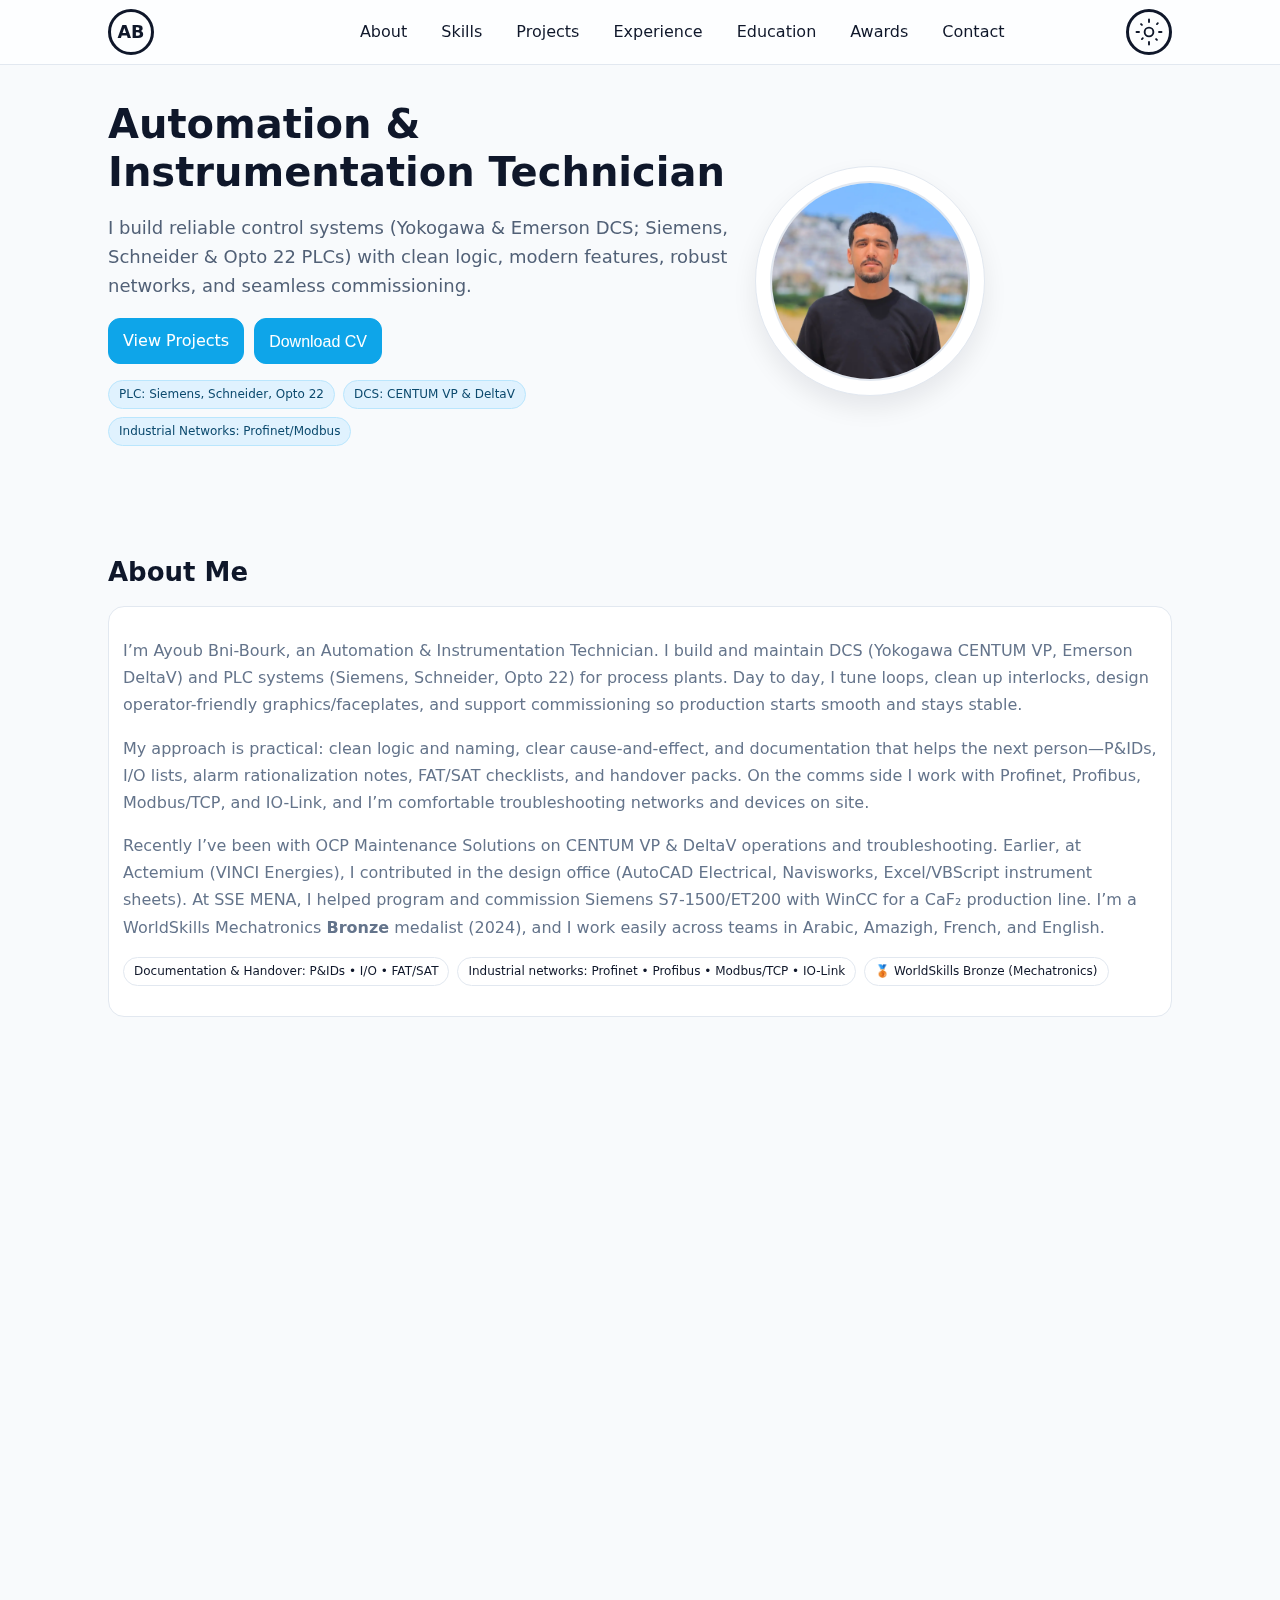
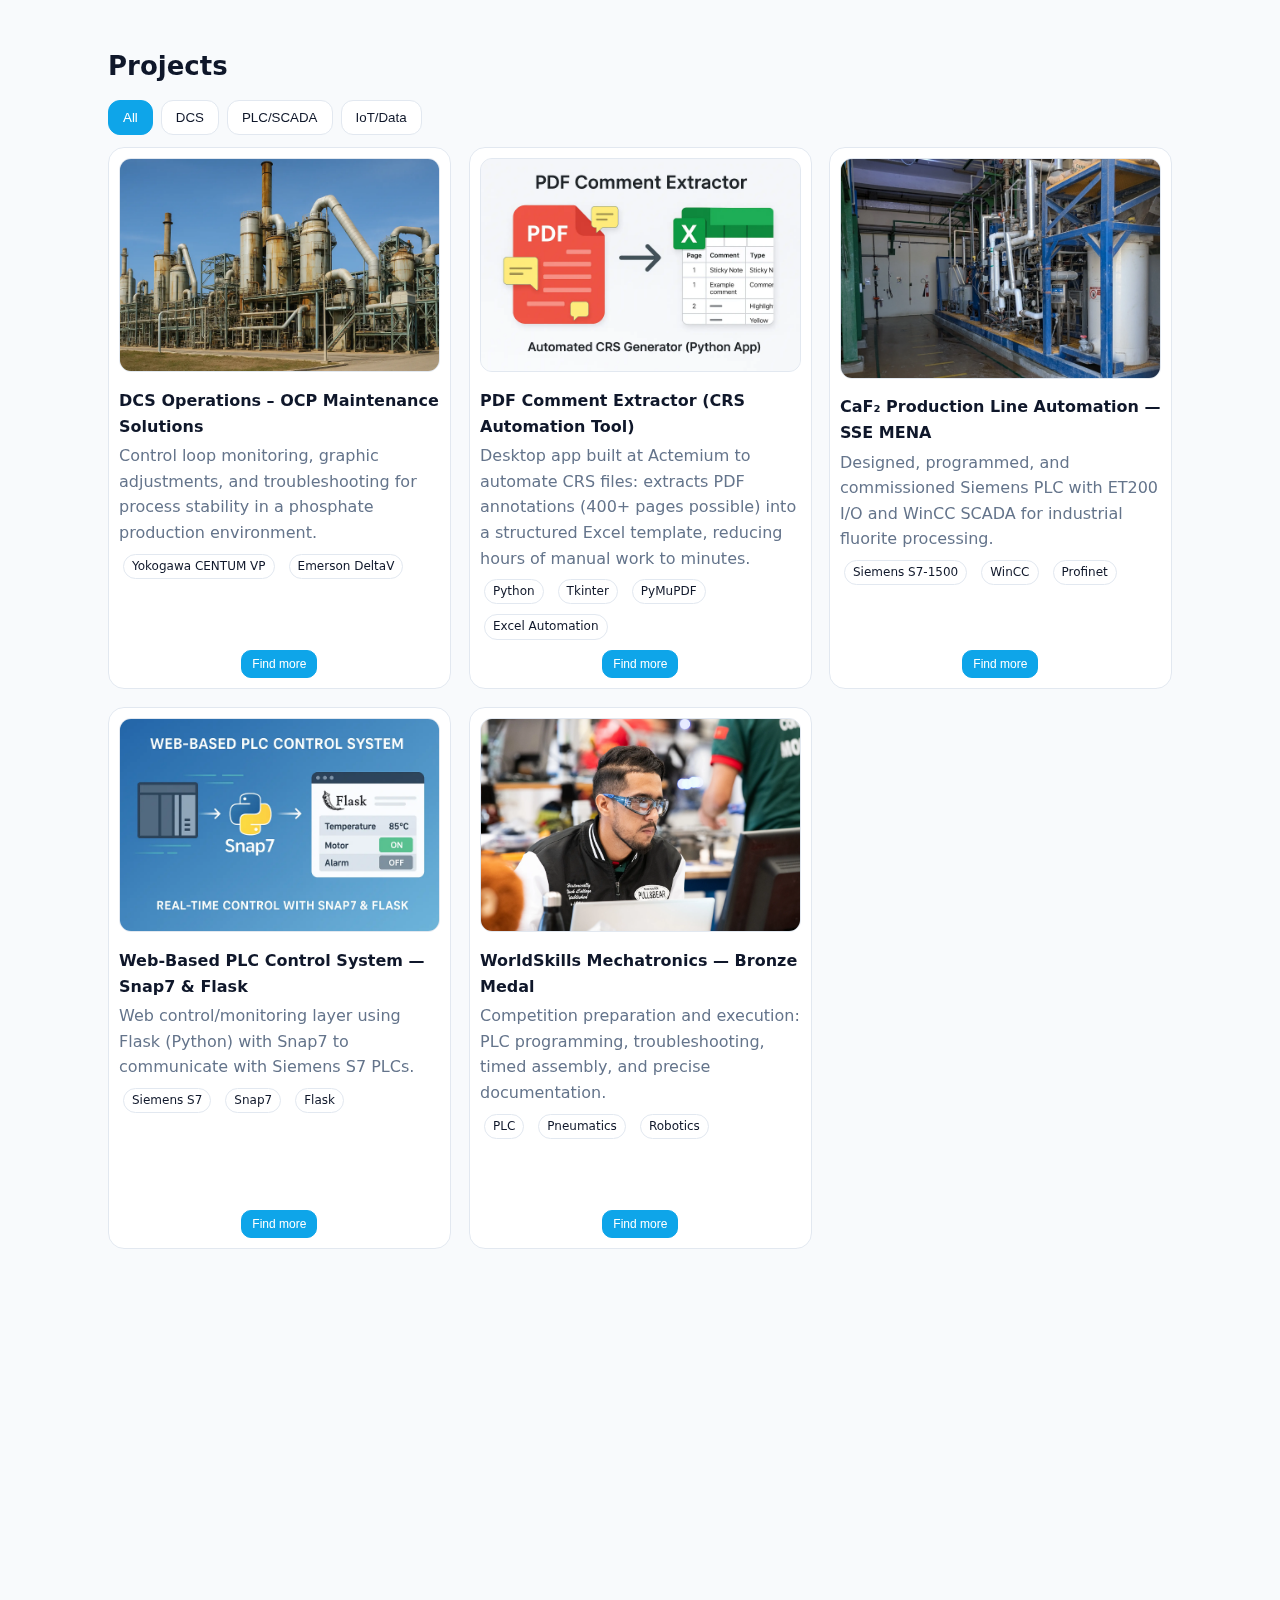
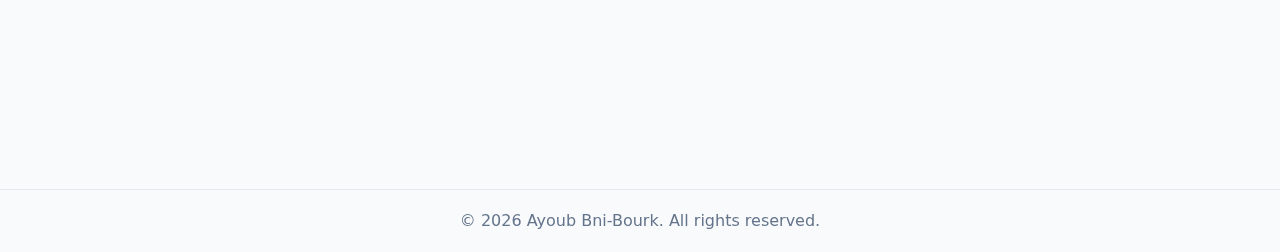
<file: index.html>
<!DOCTYPE html>
<html lang="en">
<head>
  <meta charset="utf-8"/>
  <meta name="viewport" content="width=device-width, initial-scale=1"/>
  <title>Ayoub Bni-bourk — Portfolio</title>
  <meta name="description" content="Automation & DCS Engineer — PLC programming, commissioning, industrial networks. WorldSkills Mechatronics bronze medalist.">
  <meta property="og:title" content="Ayoub Bni-Bourk — Automation & DCS Engineer">
  <meta property="og:description" content="DCS (CENTUM VP, DeltaV), PLC systems, commissioning, industrial networks.">
  <meta property="og:type" content="website">
  <link rel="icon" href="favicon.ico">
  <link rel="stylesheet" href="styles.css"/>
    <script>
    // Immediate theme setup to prevent flash
    const savedTheme = localStorage.getItem('theme');
    const prefersDark = window.matchMedia('(prefers-color-scheme: dark)').matches;
    const initialTheme = savedTheme || (prefersDark ? 'dark' : 'light');
    document.documentElement.setAttribute('data-theme', initialTheme);
    document.addEventListener('DOMContentLoaded', () => {
      document.body.classList.remove('preload');
    });
  </script>
  <script src="app.js" defer></script>
</head>
<body id="top" class="preload">
  <div id="diagMask" class="diag-mask" aria-hidden="true">
  <div class="diag-mask__slab"></div>
  </div>
  <!-- Top Bar -->
  <header class="site-header">
    <div class="container nav">
      <a href="#top" class="brand">AB</a>
      <!-- Hamburger toggle (hidden checkbox) -->
   <input type="checkbox" id="menuToggle" hidden>
   <label for="menuToggle" class="hamburger" aria-label="Toggle navigation" aria-controls="navMenu" aria-expanded="false">
   <svg viewBox="0 0 24 24" width="28" height="28" aria-hidden="true">
    <path d="M4 7h16M4 12h16M4 17h16" stroke="currentColor" stroke-width="2" stroke-linecap="round"/>
   </svg>
   </label>

    <!-- Backdrop that closes the drawer when tapped -->
     <label for="menuToggle" class="scrim" aria-hidden="true"></label>
      <nav class="links" id="navMenu">
        <a class="nav-link" href="#about">About</a>
        <a class="nav-link" href="#skills">Skills</a>
        <a class="nav-link" href="#projects">Projects</a>
        <a class="nav-link" href="#experience">Experience</a>
        <a class="nav-link" href="#education">Education</a>
        <a class="nav-link" href="#awards">Awards</a>
        <a class="nav-link" href="#contact">Contact</a>
      </nav>
       <!-- Theme toggle (CSS-only) -->
     <!-- WITH THIS: -->
<button id="themeSwitch" class="btn-icon" aria-label="Toggle dark mode">
  <svg class="icon-sun" viewBox="0 0 24 24" aria-hidden="true">
    <circle cx="12" cy="12" r="3.5" fill="none" stroke="currentColor" stroke-width="1.5"/>
    <g stroke="currentColor" stroke-width="1.5" stroke-linecap="round">
      <path d="M12 2v2m0 16v2M4 12H2m20 0h-2"/>
      <path d="m5.64 5.64.7.7m11.32 11.32.7.7m-12.02-.7.7-.7m11.32-11.32.7-.7"/>
    </g>
  </svg>
  <svg class="icon-moon" viewBox="0 0 24 24" aria-hidden="true" style="display:none">
    <path fill="none" 
          stroke="currentColor" 
          stroke-width="1.5"
          stroke-linecap="round"
          stroke-linejoin="round"
          d="M20.5 14.5a8.5 8.5 0 1 1-8.5-8.5 6.5 6.5 0 0 0 8.5 8.5z"/>
  </svg>
</button>
    </div>  
  </header>

  <main class="container">
    <!-- HERO (Option A) -->
    <section id="home" class="hero reveal">
      <div class="hero-left">
        <h1 class="title">Automation & Instrumentation Technician</h1>
        <p class="lead">
          I build reliable control systems (Yokogawa & Emerson DCS; Siemens, Schneider & Opto 22 PLCs)
          with clean logic, modern features, robust networks, and seamless commissioning.
        </p>

     <div class="cta-row">
        <a class="btn primary" href="#projects">View Projects</a>

       <div class="dropdown" data-cv>
         <button class="btn primary">Download CV</button>
         <div class="dropdown-menu" role="menu" aria-label="Download CV versions">
         <a role="menuitem" href="CV-Ayoub-Bni-Bourk-EN.pdf" target="_blank" rel="noopener" download>English</a>
         <a role="menuitem" href="CV-Ayoub-Bni-Bourk-FR.pdf" target="_blank" rel="noopener" download>Français</a>

         </div>
       </div>
     </div>


        <div id="statsRow" class="stats-row chips"></div>
      </div>

      <div class="hero-right">
        <div class="avatar-wrap">
          <img height="200" width="200" loading="eager" src="avatar.webp" alt="Portrait of Ayoub Bni-bourk" class="avatar"/>
        </div>
      </div>
    </section>

    <!-- ABOUT (Option C) -->
    <section id="about" class="section reveal">
      <h2 class="section-title">About Me</h2>
      <article class="card">
        <p class="muted">
          I’m Ayoub Bni-Bourk, an Automation & Instrumentation Technician. I build and maintain
          DCS (Yokogawa CENTUM VP, Emerson DeltaV) and PLC systems (Siemens, Schneider, Opto 22) for process plants.
          Day to day, I tune loops, clean up interlocks, design operator-friendly graphics/faceplates, and
          support commissioning so production starts smooth and stays stable.
        </p>
        <p class="muted">
          My approach is practical: clean logic and naming, clear cause-and-effect, and documentation that helps
          the next person—P&amp;IDs, I/O lists, alarm rationalization notes, FAT/SAT checklists, and handover packs.
          On the comms side I work with Profinet, Profibus, Modbus/TCP, and IO-Link, and I’m comfortable
          troubleshooting networks and devices on site.
        </p>
        <p class="muted">
          Recently I’ve been with OCP Maintenance Solutions on CENTUM VP &amp; DeltaV operations and troubleshooting.
          Earlier, at Actemium (VINCI Energies), I contributed in the design office (AutoCAD Electrical, Navisworks,
          Excel/VBScript instrument sheets). At SSE MENA, I helped program and commission Siemens S7-1500/ET200 with WinCC
          for a CaF₂ production line. I’m a WorldSkills Mechatronics <strong>Bronze</strong> medalist (2024), and I work
          easily across teams in Arabic, Amazigh, French, and English.
        </p>
        <div class="highlight-chips chips">
          <span class="chip">Documentation &amp; Handover: P&amp;IDs • I/O • FAT/SAT</span>
          <span class="chip">Industrial networks: Profinet • Profibus • Modbus/TCP • IO-Link</span>
          <a class="chip" href="https://www.credly.com/users/ayoub-bni-bourk/" target="_blank" rel="noopener"
             aria-label="WorldSkills Bronze (Mechatronics)">
            🥉 WorldSkills Bronze (Mechatronics)
          </a>
        </div>
      </article>
    </section>

    <!-- SKILLS -->
    <section id="skills" class="section reveal">
      <h2 class="section-title">Core Skills</h2>
      <div id="skillsGrid" class="grid skills-grid"></div>
      <div id="toolsRow" class="chips" style="margin-top:10px"></div>
    </section>

    <!-- PROJECTS -->
    <section id="projects" class="section projects-new">
      <h2 class="section-title">Projects</h2>
      <div id="filterBar" class="filterbar"></div>
      <div id="projectsGrid" class="projects-grid"></div>
    </section>

    <!-- EXPERIENCE -->
    <section id="experience" class="section reveal">
      <h2 class="section-title">Experience</h2>
      <div id="expList" class="stack"></div>
    </section>

    <!-- EDUCATION -->
    <section id="education" class="section reveal">
      <h2 class="section-title">Education</h2>
      <div id="eduList" class="grid"></div>
    </section>

    <!-- AWARDS -->
    <section id="awards" class="section">
      <h2 class="section-title reveal">Awards & Certifications</h2>

      <div class="badges-row">
        <!-- Champion -->
        <article class="badge-card reveal">
          <div class="award-media">
            <img src="worldskills-lyon-2024-champion-mechatronics.webp"
                 alt="WorldSkills Lyon 2024 — Champion (Mechatronics)"/>
          </div>
          <h3>WorldSkills Lyon 2024 — Champion (Mechatronics)</h3>
          <p class="muted small">
            Award for demonstrated mastery across PLC programming, systems integration under competition conditions.
          </p>
          <div class="award-actions">
            <a class="btn small" href="https://www.credly.com/badges/b285d0ba-bd45-45eb-914c-a7fb8fb866f1/public_url"
               target="_blank" rel="noopener">View on Credly</a>
          </div>
        </article>

        <!-- Best of Nation -->
        <article class="badge-card reveal">
          <div class="award-media">
            <img src="best-of-nation.webp" alt="WorldSkills Lyon 2024 — Best of Nation"/>
          </div>
          <h3>WorldSkills Lyon 2024 — Best of Nation</h3>
          <p class="muted small">
            Distinction given to the top-performing competitor representing Morocco at WorldSkills Lyon 2024.
          </p>
          <div class="award-actions">
            <a class="btn small" href="https://www.credly.com/badges/912a75b2-9b20-4008-b6dd-ceef8ecf00c4/public_url"
               target="_blank" rel="noopener">View on Credly</a>
          </div>
        </article>

        <!-- Bronze Medal -->
        <article class="badge-card reveal">
          <div class="award-media">
            <img src="bronze-medal.webp" alt="WorldSkills Lyon 2024 — Bronze Medal"/>
          </div>
          <h3>WorldSkills Lyon 2024 — Bronze Medal (Mechatronics)</h3>
          <p class="muted small">
            Bronze medal for outstanding performance in mechatronics, combining mechanics, electronics, and automation.
          </p>
          <div class="award-actions">
            <a class="btn small" href="https://www.flickr.com/photos/worldskills/collections/72157721575129232/"
               target="_blank" rel="noopener">View Photos</a>
          </div>
        </article>
      </div>
    </section>

   <!-- CONTACT -->
<!-- CONTACT -->
<section id="contact" class="section reveal">
  <h2 class="section-title">Contact</h2>
  <div class="grid contact-grid">
    
    <!-- Email -->
    <article class="card">
      <div class="contact-item">
        <svg class="contact-icon" viewBox="0 0 24 24" aria-hidden="true">
          <rect x="3" y="5" width="18" height="14" rx="2" fill="none" stroke="currentColor" stroke-width="1.6"/>
          <path d="M3 7l9 6 9-6" fill="none" stroke="currentColor" stroke-width="1.6" stroke-linecap="round" stroke-linejoin="round"/>
        </svg>
        <div>
          <strong>Email</strong>
          <div><a href="mailto:ayoubbnibourk728@gmail.com">ayoubbnibourk728@gmail.com</a></div>
        </div>
      </div>
    </article>

    <!-- Phone (WhatsApp) -->
    <article class="card">
      <div class="contact-item">
        <!-- Phone (WhatsApp) -->
        <svg class="contact-icon" viewBox="0 0 24 24" aria-hidden="true">
         <!-- Phone body -->
        <rect x="5" y="2.5" width="14" height="19" rx="2.4"
        fill="none" stroke="currentColor" stroke-width="1.6"/>
        <!-- Speaker notch -->
        <path d="M10 5h4" fill="none" stroke="currentColor" stroke-width="1.6"
        stroke-linecap="round"/>
        <!-- Home line -->
        <path d="M9 19h6" fill="none" stroke="currentColor" stroke-width="1.6"
        stroke-linecap="round"/>
        </svg>
        <div>
          <strong>Phone (WhatsApp)</strong>
          <div class="muted"><a href="https://wa.me/212674335326" class="phone-link" target="_blank" rel="noopener">+212 6 74 33 53 26</a></div>
        </div>
      </div>
    </article>

    <!-- Location -->
    <article class="card">
      <div class="contact-item">
        <svg class="contact-icon" viewBox="0 0 24 24" aria-hidden="true">
          <path d="M12 21s7-5.5 7-11a7 7 0 1 0-14 0c0 5.5 7 11 7 11z" fill="none" stroke="currentColor" stroke-width="1.6" stroke-linecap="round" stroke-linejoin="round"/>
          <circle cx="12" cy="10" r="3" fill="none" stroke="currentColor" stroke-width="1.6"/>
        </svg>
        <div>
          <strong>Location</strong>
          <div class="muted">El Jorf Lasfar · El Jadida · Morocco</div>
        </div>
      </div>
    </article>

    <!-- LinkedIn -->
    <article class="card">
      <div class="contact-item">
        <!-- LinkedIn -->
      <svg class="contact-icon" viewBox="0 0 24 24" aria-hidden="true">
      <!-- Container -->
      <rect x="3" y="3" width="18" height="18" rx="3"
        fill="none" stroke="currentColor" stroke-width="1.6"/>
      <!-- "i" -->
      <circle cx="8" cy="9" r="1"
          fill="currentColor"/>
      <path d="M8 11v6" fill="none" stroke="currentColor" stroke-width="1.6"
        stroke-linecap="round"/>
      <!-- "n" -->
      <path d="M12 17v-4.2a2 2 0 0 1 2-2c1.1 0 2 .9 2 2V17"
        fill="none" stroke="currentColor" stroke-width="1.6"
        stroke-linecap="round" stroke-linejoin="round"/>
      </svg>

        <div>
          <strong>LinkedIn</strong>
          <div><a href="https://www.linkedin.com/in/ayoub-bni-bourk-136444172/" target="_blank" rel="noopener">linkedin.com</a></div>
        </div>
      </div>
    </article>

    <!-- GitHub -->
    <article class="card">
      <div class="contact-item">
        <svg class="contact-icon" viewBox="0 0 24 24" aria-hidden="true">
          <path d="M7 8l-4 4 4 4" fill="none" stroke="currentColor" stroke-width="1.6" stroke-linecap="round" stroke-linejoin="round"/>
          <path d="M11 16h6" fill="none" stroke="currentColor" stroke-width="1.6" stroke-linecap="round"/>
          <rect x="3" y="4" width="18" height="16" rx="2" fill="none" stroke="currentColor" stroke-width="1.6"/>
        </svg>
        <div>
          <strong>GitHub</strong>
          <div><a href="https://github.com/Bni-bourk" target="_blank" rel="noopener">github.com</a></div>
        </div>
      </div>
    </article>

    <!-- Credly -->
    <article class="card">
      <div class="contact-item">
        <svg class="contact-icon" viewBox="0 0 24 24" aria-hidden="true">
          <circle cx="12" cy="8.5" r="4.5" fill="none" stroke="currentColor" stroke-width="1.6"/>
          <path d="M9 13l-2 7 5-3 5 3-2-7" fill="none" stroke="currentColor" stroke-width="1.6" stroke-linecap="round" stroke-linejoin="round"/>
        </svg>
        <div>
          <strong>Credly</strong>
          <div><a href="https://www.credly.com/users/ayoub-bni-bourk/badges#credly" target="_blank" rel="noopener">Ayoub Bni-Bourk</a></div>
        </div>
      </div>
    </article>

  </div>
</section>

  </main>

  <footer class="site-footer">© <span id="year"></span> Ayoub Bni-Bourk. All rights reserved.</footer>

</body>
</html>
</file>
<file: styles.css>
/* =========================================================
   Ayoub Bni-bourk — Portfolio Styles (Organized)
   ========================================================= */

/* ===== CSS Variables & Theme Setup ===== */
:root {
  /* Light theme defaults */
  --bg: #f8fafc;
  --card: #fff;
  --ink: #0f172a;
  --muted: #64748b;
  --border: #e2e8f0;
  --blue: #0ea5e9;
  --brand-color: #fff;
}

[data-theme="dark"] {
  /* Dark theme overrides */
  --bg: #0f172a;
  --card: #1e293b;
  --ink: #f8fafc;
  --muted: #94a3b8;
  --border: #334155;
  --blue: #7dd3fc;
}

/* ===== Base Styles ===== */
* { box-sizing: border-box; }
html, body { margin: 0; }
html { scroll-behavior: smooth; }
body {
  font: 16px/1.6 system-ui, -apple-system, Segoe UI, Roboto, Helvetica, Arial;
  color: var(--ink);
  background: var(--bg);
  overflow-x: hidden;
  width: 100%;
}
a { color: inherit; text-decoration: none; }

/* ===== Layout Components ===== */
.container { 
  max-width: 1100px; 
  margin: 0 auto; 
  padding: 0 18px; 
  width: 100%; 
}
.grid { display: grid; grid-template-columns: repeat(auto-fit, minmax(260px, 1fr)); gap: 16px; }
.stack { display: grid; gap: 14px; }
.card { 
  background: var(--card); 
  border: 1px solid var(--border); 
  border-radius: 16px; 
  padding: 14px; 
}
.muted { color: var(--muted); }
.small { font-size: 14px; }

/* ===== Header / Navigation ===== */
.site-header {
  position: fixed; 
  top: 0; 
  z-index: 10;
  left: 0; 
  right: 0;
  background: rgba(255,255,255,.7);
  backdrop-filter: saturate(180%) blur(10px);
  border-bottom: 1px solid var(--border);
}

[data-theme="dark"] .site-header {
  background: rgba(15,23,42,.6);
}

.nav { 
  height: 64px; 
  display: flex; 
  align-items: center; 
  gap: 18px; 
  justify-content: space-between; 
}

.brand {
  --size: 46px;
  position: relative;
  display: inline-flex;
  align-items: center;
  justify-content: center;
  width: var(--size);
  height: var(--size);
  border-radius: 50%;
  font-weight: 800;
  font-size: 1.1rem;
  text-decoration: none;
  color: var(--ink);
  background: transparent;
  transition: transform .22s ease;
  overflow: visible;
}

/* Brand outline animations */
.brand::before,
.brand::after {
  content: "";
  position: absolute;
  inset: 0;
  border: 3px solid currentColor;
  transition: opacity .25s ease;
}
.brand::before { border-radius: 50%; }
.brand::after { 
  border-radius: 0; 
  inset: 8%;
  opacity: 0;
  transform: scale(.85);
  transition: opacity .25s ease, transform .25s ease;
}
.brand:hover::after { opacity: 1; transform: scale(1); }
.brand:hover::before { opacity: 0; }

.links { display: flex; gap: 8px; flex-wrap: wrap; }

.nav-link {
  display: inline-block; 
  padding: 8px 12px;
  border: 1px solid transparent; 
  border-radius: 10px;
  transition: transform .15s ease, background-color .15s ease, color .15s ease, border-color .15s ease, box-shadow .15s ease;
  color: var(--ink);
}
.nav-link:hover {
  transform: translateY(-1px) scale(1.06);
  background: var(--blue); 
  color: #fff; 
  border-color: var(--blue);
  box-shadow: 0 8px 20px rgba(14,165,233,.25);
}
.nav-link.active {
  background: var(--blue); 
  color: #fff; 
  border-color: var(--blue);
  box-shadow: 0 8px 20px rgba(14,165,233,.25);
}

/* ===== Buttons & Interactive Elements ===== */
.btn {
  display: inline-flex; 
  align-items: center; 
  gap: 8px;
  border: 1px solid var(--border); 
  border-radius: 12px;
  padding: 9px 14px; 
  background: var(--card); 
  color: var(--ink);
  transition: transform .12s ease, box-shadow .12s ease;
}
.btn:hover { 
  box-shadow: 0 6px 18px rgba(2,6,23,.06); 
  transform: translateY(-1px); 
}
.hamburger{
  display: none ;
}
.btn.primary { 
  background: var(--blue); 
  border-color: var(--blue); 
  color: #fff; 
}
.btn.small { 
  padding: 6px 10px; 
  font-size: 12px; 
  border-radius: 10px; 
}

/* Theme toggle button */
.btn-icon {
  --size: 46px;
  position: relative;
  width: var(--size);
  height: var(--size);
  display: inline-grid;
  place-items: center;
  background: transparent !important;
  border: 0 !important;
  border-radius: 50%;
  cursor: pointer;
  transition: transform .22s ease;
  color: var(--ink);
  margin-left: 12px;
}
.btn-icon:hover { transform: translateY(-1px); }
.btn-icon svg { 
  width: 30px; 
  height: 30px; 
  position: relative; 
  z-index: 1; 
}

/* Theme toggle outline animations */
.btn-icon::before,
.btn-icon::after {
  content: "";
  position: absolute;
  inset: 0;
  border: 3px solid currentColor;
  pointer-events: none;
  transition: opacity .25s ease, transform .25s ease, border-radius .25s ease;
}
.btn-icon::before { border-radius: 50%; }
.btn-icon::after { 
  border-radius: 0; 
  inset: 8%;
  opacity: 0;
  transform: scale(.85);
}
.btn-icon:hover::after { opacity: 1; transform: scale(1); }
.btn-icon:hover::before { opacity: 0; }

/* Icon visibility */
.icon-sun { display: inline-block !important; }
.icon-moon { display: none !important; }
[data-theme="dark"] .icon-sun { display: none !important; }
[data-theme="dark"] .icon-moon { display: inline-block !important; }

/* ===== Hero Section ===== */
.hero { 
  display: grid; 
  padding-top: 100px;
  grid-template-columns: 1.2fr .8fr; 
  gap: 22px; 
  align-items: center; 
  padding-bottom: 60px;
}
.title { 
  font-size: 40px; 
  line-height: 1.2; 
  margin: 0 0 8px; 
}
.lead { 
  color: color-mix(in oklab, var(--muted) 80%, var(--ink)); 
  font-size: 18px; 
  max-width: 60ch; 
}
.cta-row { 
  display: flex; 
  gap: 10px; 
  flex-wrap: wrap; 
  margin-top: 12px; 
}
.hero-right { position: relative; }

.avatar-wrap {
  position: relative;
  display: inline-flex;
  padding: 14px;
  border-radius: 999px;
  box-shadow: 0 12px 24px rgba(2,6,23,.08);
  background-color: var(--card);
  border: 1px solid var(--border);
}
[data-theme="dark"] .avatar-wrap {
  background-color: #0b1220;
}
.avatar { 
  width: 200px; 
  height: 200px; 
  border-radius: 999px; 
  object-fit: cover; 
  border: 2px solid var(--border); 
}

/* ===== Chips & Pills ===== */
.chips { 
  display: flex; 
  flex-wrap: wrap; 
  gap: 8px; 
  margin: 16px 0; 
}
.chip { 
  border: 1px solid var(--border); 
  border-radius: 999px; 
  padding: 4px 10px; 
  background: var(--card); 
  font-size: 12px; 
  color: var(--ink);
}
.stats-row .chip { 
  background: #e0f2fe; 
  border-color: #bae6fd; 
  color: #0c4a6e; 
}
[data-theme="dark"] .stats-row .chip {
  background: rgba(125, 211, 252, 0.12);
  border-color: rgba(125, 211, 252, 0.25);
  color: var(--ink);
}

.pill {
  display: inline-block;
  border: 1px solid var(--border);
  border-radius: 999px;
  padding: 2px 8px;
  background: var(--card);
  color: var(--ink);
  font-size: 12px;
  margin: 2px 4px;
}

/* ===== About Section ===== */
.section {padding-top: 30px;
    padding-bottom: 60px; }
.section-title { font-size: 26px; margin: 0 0 12px; }

.card p { line-height: 1.7; }
.card p + p { margin-top: 0.75rem; }
[data-theme="dark"] .highlight-chips .chip {
  background: rgba(125, 211, 252, 0.12);
  border-color: rgba(125, 211, 252, 0.25);
  color: var(--ink);
}

/* ===== Skills Section ===== */

.skills-grid { 
  grid-template-columns: repeat(auto-fit, minmax(260px, 1fr)); 
}
.skills-grid .card { min-height: 140px; }
.skills-grid .card h3 { margin: 0 0 6px; font-size: 18px; }
.skills-grid .card ul { margin: 0 0 0 18px; padding: 0; }
.skills-grid .card li { margin: 4px 0; }

/* ===== Projects Section ===== */
.projects-new .filterbar { 
  display: flex; 
  gap: 8px; 
  flex-wrap: wrap; 
  margin-bottom: 12px; 
}
.projects-new .filterbar .btn { 
  background: var(--card); 
  color: var(--ink);
  border: 1px solid var(--border);
}
.projects-new .filterbar .btn.primary { 
  background: var(--blue); 
  border-color: var(--blue); 
  color: #fff; 
}

.projects-new .projects-grid {
  display: grid;
  grid-template-columns: repeat(auto-fit, minmax(300px, 1fr));
  gap: 18px;
  align-items: start;
  transition: opacity 0.3s ease, transform 0.3s ease;
  will-change: opacity, transform;
  content-visibility: auto;
  contain-intrinsic-size: 600px;
}
.projects-new .projects-grid.single {
  grid-template-columns: minmax(300px, 560px);
  justify-content: center;
}
.projects-new .projects-grid.is-animating {
  contain: layout paint;
}
.projects-new .projects-grid.fade-out {
  opacity: 0;
  transform: translateY(8px);
  pointer-events: none;
}

/* Project cards */
.projects-new .project-card {
  display: flex; 
  flex-direction: column; 
  justify-content: space-between;
  transition: transform .15s ease, box-shadow .15s ease;
  height: auto;
  min-height: 0;
  padding: 10px;
  will-change: transform;
}
.projects-new .project-card:hover { 
  transform: translateY(-2px); 
  box-shadow: 0 6px 16px rgba(0,0,0,.08); 
}
.projects-new .projects-grid.is-animating .project-card {
  transition: none !important;
}

/* Project elements */
.projects-new .project-media { position: relative; overflow: visible; }
.projects-new .project-thumb {
  width: 100%; 
  height: 100%; 
  border-radius: 12px; 
  object-fit: cover; 
  border: 1px solid var(--border);
  background-color: #f1f5f9; 
  background-size: cover; 
  background-position: center;
}
.projects-new .project-title { font-weight: 700; margin: 8px 0 4px; }
.projects-new .project-desc.clamp-3 {
  display: -webkit-box; 
  -webkit-box-orient: vertical; 
  overflow: hidden;
  min-height: auto;
}
.projects-new .pill-row { display: flex; flex-wrap: wrap; gap: 6px; margin-top: 6px; }
.projects-new .project-actions {
  margin-top: auto; 
  display: flex; 
  justify-content: center; 
  align-items: center; 
  gap: 8px; 
  padding-top: 8px;
}

/* Project popovers */
.projects-new .project-popover {
  position: absolute; 
  top: 8px; 
  left: 50%;
  transform: translate(-50%, -6px) scale(.98);
  opacity: 0; 
  pointer-events: none; 
  z-index: 20;
  transition: opacity .12s ease, transform .12s ease;
}
.projects-new .project-popover.open { 
  opacity: 1; 
  transform: translate(-50%, -6px) scale(1); 
  pointer-events: auto; 
}
.projects-new .pop-inner {
  position: relative; 
  background: var(--card);
  border: 1px solid var(--border); 
  border-radius: 12px; 
  padding: 10px;
  box-shadow: 0 10px 24px rgba(2,6,23,.12); 
  min-width: 240px; 
  max-width: min(90vw,420px);
}
.projects-new .pop-title { font-weight: 600; font-size: 13px; margin: 0 0 6px; }
.projects-new .pop-links { display: flex; flex-wrap: wrap; gap: 6px; }
.projects-new .pop-close { 
  position: absolute; 
  top: 6px; 
  right: 8px; 
  background: transparent; 
  border: 0; 
  font-size: 14px; 
  cursor: pointer; 
}
.projects-new .pop-arrow {
  position: absolute; 
  top: -6px; 
  left: 50%; 
  width: 12px; 
  height: 12px; 
  background: var(--card);
  border-left: 1px solid var(--border); 
  border-top: 1px solid var(--border);
  transform: translate(-50%,0) rotate(45deg);
}

/* ===== Experience & Education ===== */
#expList .card { padding: 14px; }

/* ===== Awards Section ===== */
.badges-row { 
  display: grid;
  grid-template-columns: repeat(auto-fit, minmax(280px, 1fr));
  gap: 22px; 
  justify-items: center;
  align-items: start;
  margin-top: 14px;
}
.badge-card {
  background: var(--card);
  border: 1px solid var(--border);
  border-radius: 20px;
  padding: 16px;
  text-align: center;
  transition: transform .15s ease, box-shadow .15s ease, border-color .15s ease;
  width: 88%;
  height: 100%;
  box-sizing: border-box;
  display: grid;
  align-content: space-between;
}
.badge-card:hover { 
  transform: scale(1.06); 
  box-shadow: 0 14px 28px rgba(2,6,23,.10); 
  border-color: #dbeafe; 
}
.badge-card img { 
  width: 100%; 
  max-width: 340px; 
  height: auto; 
  margin: 0 auto 8px; 
  display: block; 
  border-radius: 16px; 
}
#awards .award-actions { 
  display: flex; 
  justify-content: center; 
  gap: 8px; 
  margin-top: 8px; 
}
#awards .award-actions .btn {
  background: var(--card);
  border-color: var(--blue);
  color: var(--blue);
  transition: transform .12s ease, box-shadow .12s ease, background-color .12s ease, color .12s ease, border-color .12s ease;
}
#awards .award-actions .btn:hover {
  background: var(--blue);
  color: #fff;
  border-color: var(--blue);
  box-shadow: 0 6px 16px rgba(14,165,233,.25);
  transform: translateY(-1px);
}

/* ===== Contact Section ===== */
.contact-grid {
  grid-template-columns: repeat(auto-fit, minmax(280px, 1fr));
}
.contact-item {
  display: flex;
  align-items: flex-start;
  gap: 12px;
}
.contact-icon {
  width: 24px;
  height: 24px;
  flex-shrink: 0;
  color: var(--blue);
}
.contact-item strong {
  display: block;
  margin-bottom: 4px;
}
.contact-item a {
  color: var(--blue);
  text-decoration: none;
  transition: color 0.2s ease;
}
.contact-item a:hover {
  color: var(--ink);
  text-decoration: underline;
}
.phone-link {
  color: var(--blue);
  text-decoration: none;
  transition: color 0.2s ease;
}
.phone-link:hover {
  color: var(--ink);
  text-decoration: underline;
}

/* ===== Footer ===== */
.site-footer { 
  border-top: 1px solid var(--border); 
  padding: 18px; 
  text-align: center; 
  color: var(--muted); 
  margin-top: 20px; 
}

/* ===== Animations & Effects ===== */
.reveal { 
  opacity: 0; 
  transform: translateY(16px); 
  transition: opacity .6s ease, transform .6s ease; 
}
.reveal.visible { 
  opacity: 1; 
  transform: translateY(0); 
}

/* Anchor offset for fixed header */
[id] { scroll-margin-top: 80px; }
@media (max-width: 760px) { [id] { scroll-margin-top: 70px; } }

/* Smooth theme transitions */
body, .card, .project-card, .btn, .nav-link, .chip, .pill {
  transition: background-color .25s ease, color .25s ease, border-color .25s ease;
}

/* Disable transitions during initial load */
body.preload * {
  transition: none !important;
}

/* Accessibility */
a:focus-visible, button:focus-visible, .nav-link:focus-visible, 
.btn:focus-visible, .pop-link:focus-visible, .pop-close:focus-visible {
  outline: 2px solid var(--blue); 
  outline-offset: 2px; 
  border-radius: 10px;
}


/* ===== Mobile Styles (≤760px) ===== */
@media (max-width: 760px) {
  /* Layout adjustments */
  main.container { padding: 15px;padding-top: 80px; }
  .container { padding: 0 16px; }
  .section { padding-top: 20px;
        padding-bottom: 60px; }
  
  /* Typography */
  .title { font-size: 24px; }
  .section-title { font-size: 22px; }
  .card { padding: 12px; }
  
  /* Hero section */
  .hero {
    grid-template-columns: 1fr;
    gap: 24px;
    text-align: center;
    padding-bottom: 70px;
  }
  .hero-left { order: 2; }
  .hero-right { 
    order: 1; 
    display: flex; 
    justify-content: center; 
  }
  .lead { 
    max-width: 100%; 
    font-size: 16px; 
  }
  .cta-row { justify-content: center; }
  .stats-row { display: none !important; }
  
  /* Navigation */
  .nav {
    display: grid;
    grid-template-columns: auto auto 1fr auto;
    grid-template-areas: "brand theme spacer burger";
    align-items: center;
    gap: 10px;
    padding: 8px;
    height: auto;
  }
  .brand { 
    grid-area: brand;  
    justify-self: start; 
    --size: 44px; 
  }
  .btn-icon { 
    grid-area: theme;  
    justify-self: start; 
    margin-left: 8px;
    --size: 44px !important; 
  }
  .btn-icon svg { width: 20px; height: 20px; }
  
  /* Hamburger menu */
  .hamburger {
    grid-area: burger; 
    justify-self: end;  
    display: inline-flex; 
    align-items: center;
    cursor: pointer;
    padding: 6px;
    border-radius: 10px;
    border: 1px solid var(--border);
    background: var(--card);
    transition: transform .12s ease, box-shadow .12s ease, border-color .12s ease;
  }
  .hamburger:hover { 
    transform: translateY(-1px); 
    box-shadow: 0 6px 16px rgba(2,6,23,.06); 
  }
  
  /* Drawer backdrop */
  .scrim {
  display: none;
  position: fixed; 
  inset: 0;
  background: rgba(2,6,23,.45);
  z-index: 19;
  }

  #menuToggle:checked ~ .scrim { display: block; }
  
  /* Navigation drawer */
  .links {
    position: fixed;
    top: 70px;
    right: 0;
    height: calc(490px - 64px);
    width: min(82vw, 125px);
    display: grid;
    justify-content: start;
    align-content: start;
    padding-left: 12px;
    padding-right: 1px;
    padding-top: 12px;
    padding-bottom: 12px;
    gap: 8px;
    overflow: auto;
    transform: translateX(100%);
    opacity: 0;
    pointer-events: none;
    transition: transform .25s ease, opacity .2s ease;
    z-index: 20;
    background: var(--card);
    border: 1px solid var(--border);
    border-radius: 14px 0 0 14px;
    box-shadow: 0 12px 24px rgba(2,6,23,.14);
  }
  #menuToggle:checked ~ .links {
    transform: translateX(0);
    opacity: 1;
    pointer-events: auto;
  }
  .links .nav-link {
        font-size: 15px;
        display: grid;
        border: 1px solid var(--border);
        border-radius: 10px;
        width: 100%;
        height: 100%;
        text-align: left;
        padding: 12px 14px;
        justify-items: center
  }
  
  /* Project grid */
  .projects-new .projects-grid {
    grid-template-columns: 1fr;
  }
  
  /* Contact grid */
  .contact-grid {
    grid-template-columns: 1fr;
  }
}

/* ===== Tablet Styles (761px - 1024px) ===== */
@media (min-width: 761px) and (max-width: 1024px) {
  main.container { padding: 30px 50px; }
  .title { font-size: 32px; }
  .hero { grid-template-columns: 1.1fr 0.9fr; gap: 20px;  }
  .avatar { width: 180px; height: 180px; }
  .projects-new .projects-grid { grid-template-columns: repeat(auto-fit, minmax(280px, 1fr)); }
  .badges-row { grid-template-columns: repeat(auto-fit, minmax(240px, 1fr)); }
  .section-title { font-size: 24px; }
  #expList .card { padding: 12px; }
  .contact-grid { grid-template-columns: repeat(auto-fit, minmax(240px, 1fr)); }
  .nav-link { padding: 6px 10px; font-size: 14px; }
  .skills-grid { grid-template-columns: repeat(auto-fit, minmax(240px, 1fr)); }
  .hero-right { padding-bottom: 40px; }
  .hero-left { padding-bottom: 20px; }
}

/* Reduced motion support */
@media (prefers-reduced-motion: reduce) {
  html { scroll-behavior: auto; }
  .reveal { transition: none; }
  .projects-new .project-popover { 
    transition: none; 
    transform: translate(-50%, -6px) !important; 
  }
  .projects-new .projects-grid {
    transition: none;
  }
  .card, .project-card, .btn, .nav-link, .chip, .pill {
    transition: none;
  }
}

/* ===== Diagonal Mask Wipe Animation ===== */
.diag-mask {
  position: fixed;
  inset: 0;
  pointer-events: none;
  z-index: 9999;
  visibility: hidden;
}

.diag-mask__slab {
  position: absolute;
  left: 50%;
  top: 0;
  width: 200vmax;
  height: 200vmax;
  transform-origin: top left;
  transform: translate(0, -100%) rotate(45deg);
  background: linear-gradient(135deg, var(--bg) 70%, transparent 100%);
  box-shadow: 0 0 30px rgba(0, 0, 0, 0.25);
  opacity: 1;
}

.mask-active {
  visibility: visible;
}

@keyframes wipe-diagonal {
  0% {
    transform: translate(0, -100%) rotate(45deg);
    opacity: 1;
  }
  100% {
    transform: translate(-200vmax, 100vmax) rotate(45deg);
    opacity: 0;
  }
}

.mask-animating .diag-mask__slab {
  animation: wipe-diagonal 1.6s cubic-bezier(0.22, 0.61, 0.36, 1) both;
}

.mask-animating main {
  filter: blur(1.5px);
  transition: filter 1.6s ease;
}

@media (prefers-reduced-motion: reduce) {
  .mask-animating .diag-mask__slab {
    animation: none;
  }
  .mask-animating main {
    filter: none;
  }
}

/* Dropdown wrapper */
.dropdown {
  position: relative;
  display: inline-block;
}

/* Force same style/size as .btn.primary */
.dropdown > .btn.primary {
  display: inline-flex;
  align-items: center;
  justify-content: center;
  padding: 9px 14px;        /* same as .btn */
  font-size: inherit;
  line-height: 1.2;
  height: 100%;
  white-space: nowrap;
}

/* Dropdown menu */
.dropdown-menu {
  position: absolute;
  top: 100%;   /* directly below button (no gap, avoids flicker) */
  left: 0;
  background: var(--card);
  border: 1px solid var(--border);
  border-radius: 10px;
  min-width: 160px;
  padding: 6px;
  box-shadow: 0 10px 24px rgba(2,6,23,.12);
  opacity: 0;
  transform: translateY(6px);
  pointer-events: none;
  transition: opacity .15s ease, transform .15s ease;
  z-index: 30;
}

/* Show when hovering or focused */
.dropdown:hover .dropdown-menu,
.dropdown:focus-within .dropdown-menu,
.dropdown.open .dropdown-menu {
  opacity: 1;
  transform: translateY(0);
  pointer-events: auto;
}

/* Links inside menu */
.dropdown-menu a {
  display: block;
  padding: 8px 10px;
  border-radius: 8px;
  text-decoration: none;
  color: var(--ink);
}
.dropdown-menu a:hover,
.dropdown-menu a:focus-visible {
  background: var(--blue);
  color: #fff;
}

/* Make both CTA buttons consistent in a row */
.cta-row > * {
  flex: 0 0 auto;
}
</file>
